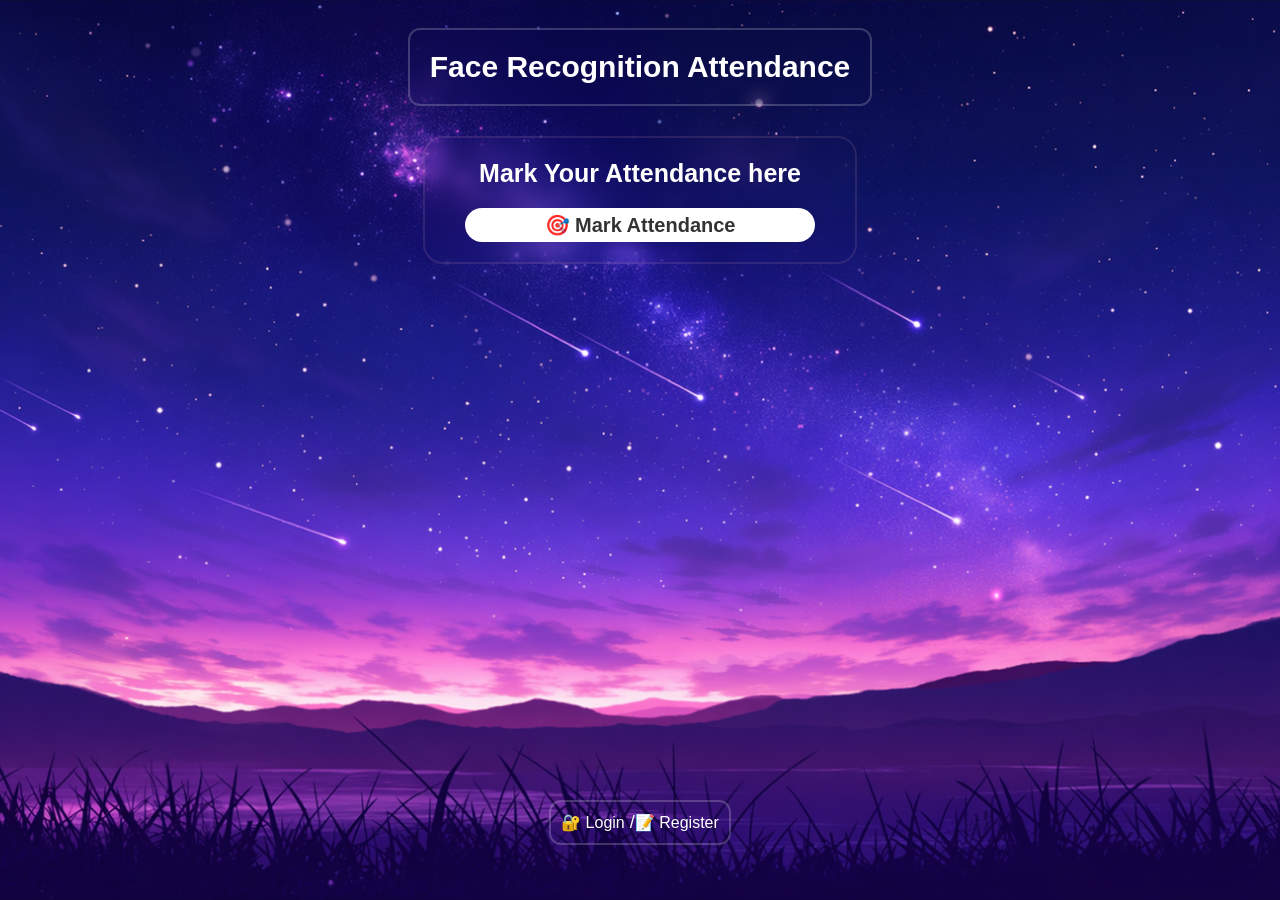
<file: templates/index.html>
<!DOCTYPE html>
<html lang="en">
<head>
  <meta charset="UTF-8">
  <meta name="viewport" content="width=device-width, initial-scale=1.0">
  <title>Login Form</title>
  <link rel="stylesheet" href="/static/styles2.css">
 <link href='https://unpkg.com/boxicons@2.1.4/css/boxicons.min.css' rel='stylesheet'>
</head>
<body>
    <div class="title">
        <h1>Face Recognition Attendance</h1>
    </div>
    <div class="container">

        <h2>Mark Your Attendance here</h2>
        <div class="public-attendance">
            <button onclick="startAttendance()" class="btn">🎯 Mark Attendance</button>

                <div id="cameraBox">
                    <video id="video" autoplay></video>
                    <p id="status"></p>
                </div>
        </div>  
    </div>
    <div class="log-reg">
        <a href="/login">🔐 Login</a><span>  /</span><a href="/register_user">📝 Register</a>
    </div>
</body>

<script>
const video = document.getElementById("video");
const statusText = document.getElementById("status");
const cameraBox = document.getElementById("cameraBox");

let stream;

function startAttendance() {

    cameraBox.style.display = "block";
    statusText.innerText = "Opening camera...";

    navigator.mediaDevices.getUserMedia({ video: true })
    .then(s => {

        stream = s;
        video.srcObject = stream;

        statusText.innerText = "Scanning face...";

        setTimeout(() => {

            const canvas = document.createElement("canvas");
            canvas.width = video.videoWidth;
            canvas.height = video.videoHeight;

            const ctx = canvas.getContext("2d");
            ctx.drawImage(video, 0, 0);

            const image = canvas.toDataURL("image/jpeg");

            fetch("/start", {
                method: "POST",
                headers: {"Content-Type": "application/json"},
                body: JSON.stringify({ image: image })
            })
            .then(res => res.json())
            .then(data => {
                alert(data.message);
            });

            // 🔥 stop camera
            stream.getTracks().forEach(track => track.stop());

            // ✅ clear video
            video.srcObject = null;

            // ✅ hide UI
            cameraBox.style.display = "none";

            statusText.innerText = "";

        }, 4000);

    })
    .catch(() => {
        alert("Camera access denied");
    });
}
</script>

</html>
</file>
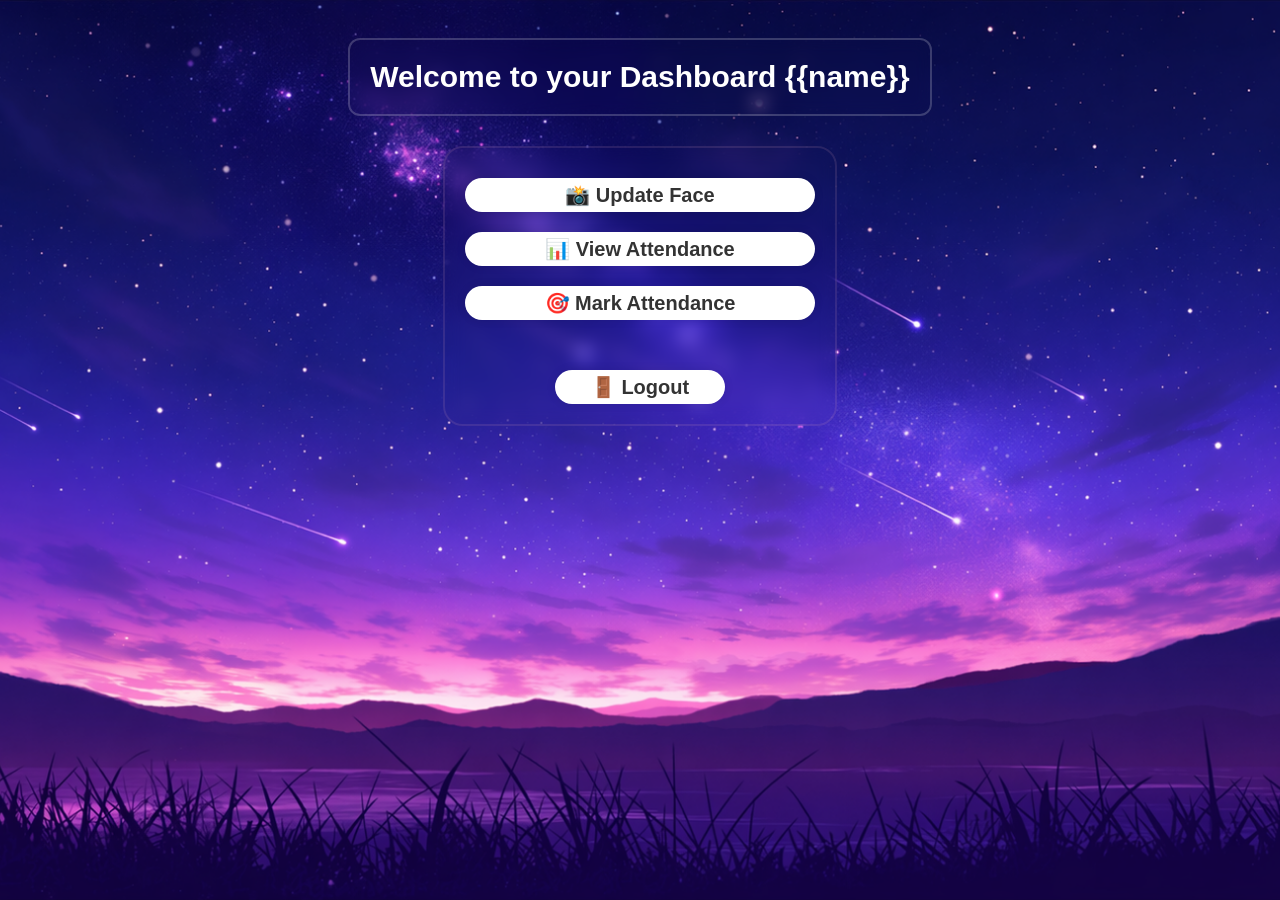
<file: templates/dashboard.html>
<!DOCTYPE html>
<html lang="en">
<head>
  <meta charset="UTF-8">
  <meta name="viewport" content="width=device-width, initial-scale=1.0">
  <title>Dashboard</title>
  <link rel="stylesheet" href="/static/styles3.css">
</head>
<body>

    <!-- Title -->
    <div class="title">
        <h1>Welcome to your Dashboard {{name}}</h1>
    </div>

    <div class="container">
        <!-- Main Card -->

        <div class="public-attendance">

            <a href='/register' class="btn">📸 Update Face</a>
            <a href='/attendance' class="btn">📊 View Attendance</a>
            <button onclick="startAttendance()" class="btn">
                🎯 Mark Attendance
            </button>
            <a href='/logout' class="btn" id="log-btn">🚪 Logout</a>  

        </div>
        <div class="videoBox">
            <div id="cameraBox">
                <video id="video" autoplay></video>
                <p id="status"></p>
            </div>
        </div>
    </div>

</body>

<script>
const video = document.getElementById("video");
const statusText = document.getElementById("status");
const cameraBox = document.getElementById("cameraBox");

let stream;

function startAttendance() {


    cameraBox.style.display = "block";
    statusText.innerText = "Opening camera...";

    navigator.mediaDevices.getUserMedia({ video: true })
    .then(s => {

        stream = s;
        video.srcObject = stream;

        statusText.innerText = "Scanning face...";

        setTimeout(() => {

            const canvas = document.createElement("canvas");
            canvas.width = video.videoWidth;
            canvas.height = video.videoHeight;

            const ctx = canvas.getContext("2d");
            ctx.drawImage(video, 0, 0);

            const image = canvas.toDataURL("image/jpeg");

            fetch("/start", {
                method: "POST",
                headers: {"Content-Type": "application/json"},
                body: JSON.stringify({ image: image })
            })
            .then(res => res.json())
            .then(data => {
                alert(data.message);
            });

            stream.getTracks().forEach(track => track.stop());
            video.srcObject = null;
            cameraBox.style.display = "none";
            statusText.innerText = "Done";

        }, 4000);

    })
    .catch(() => {
        alert("Camera access denied");
    });
}
</script>

</html>
</file>
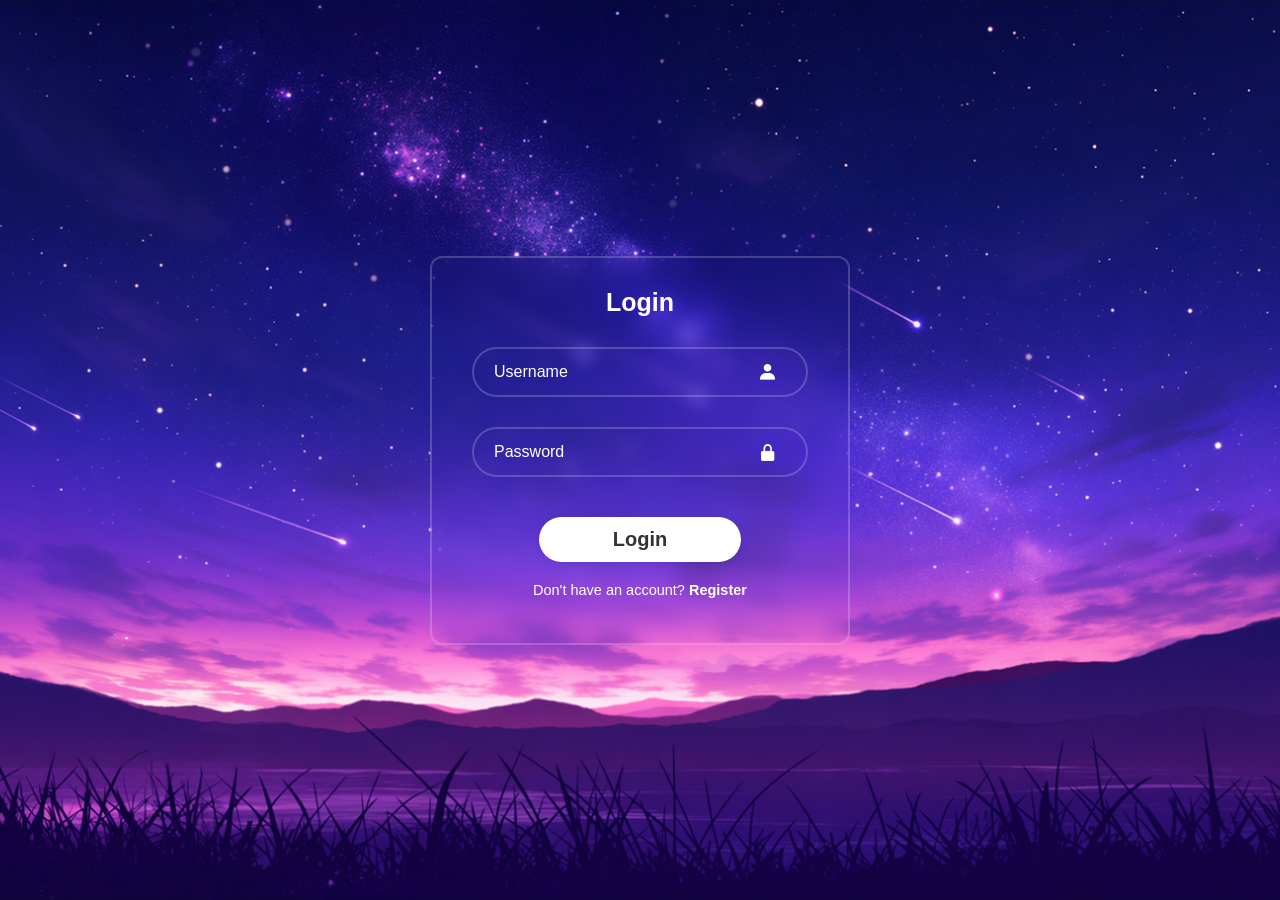
<file: templates/login.html>
<!DOCTYPE html>
<html lang="en">
<head>
  <meta charset="UTF-8">
  <meta name="viewport" content="width=device-width, initial-scale=1.0">
  <title>Login Form</title>
  <link rel="stylesheet" href="/static/styles.css">
 <link href='https://unpkg.com/boxicons@2.1.4/css/boxicons.min.css' rel='stylesheet'>
</head>
<body>
  <div class="wrapper">
    <form method="POST">
      <h2>Login</h2>
      <div class="input-box">
        <input type="text" name="username" placeholder="Username" required>
        <i class='bx bxs-user'></i>
      </div>
      <div class="input-box">
        <input type="password" name="password" placeholder="Password" required>
        <i class='bx bxs-lock-alt' ></i>
      </div>
      <button type="submit" class="btn">Login</button>
      <div class="register-link">
        <p>Don't have an account? <a href="/register_user">Register</a></p>
      </div>
    </form>
  </div>
</body>
</html>
</file>
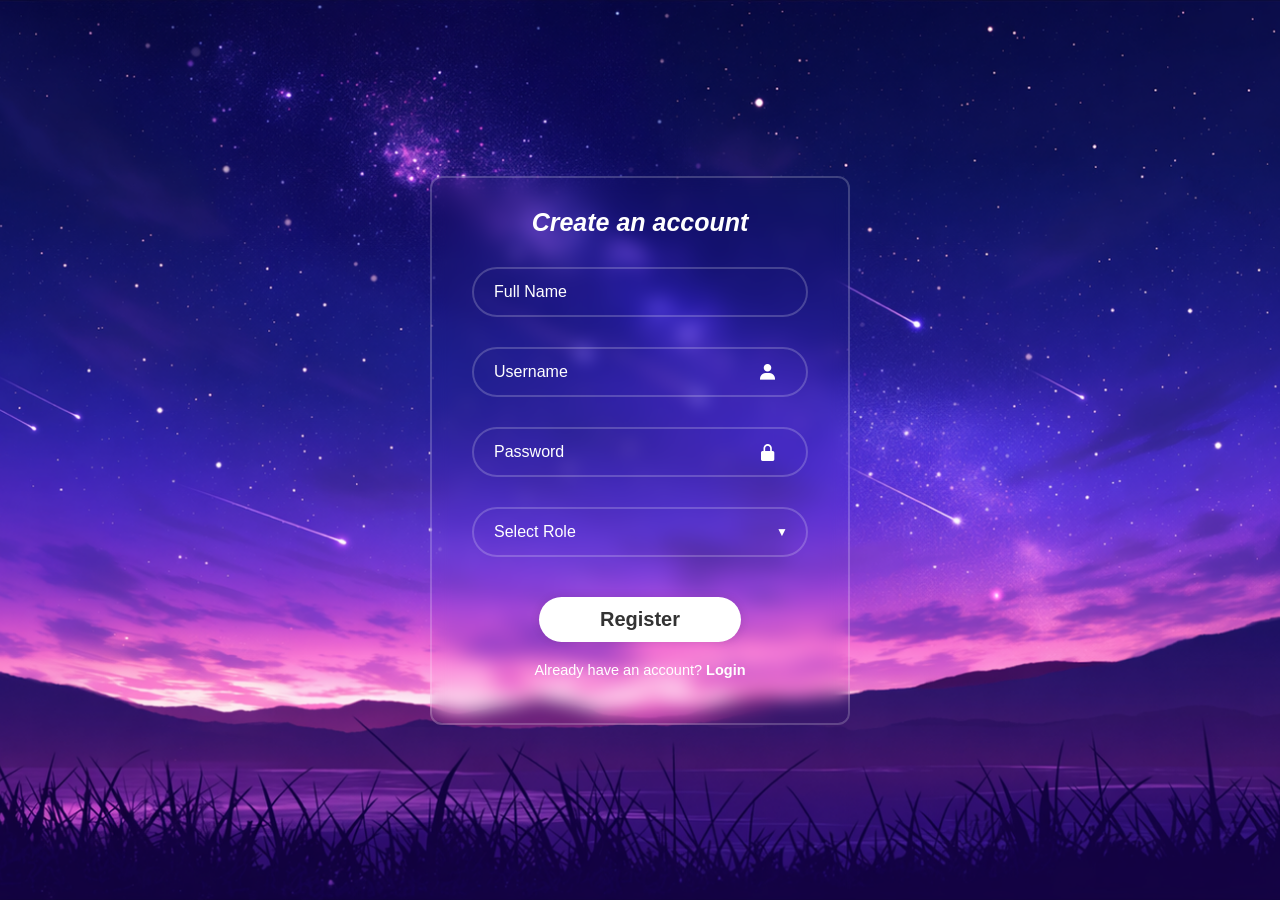
<file: templates/register_user.html>
<!DOCTYPE html>
<html lang="en">
<head>
    <meta charset="UTF-8">
    <meta name="viewport" content="width=device-width, initial-scale=1.0">
    <title>Register User</title>
    <link rel="stylesheet" href="/static/styles.css">
    <link href='https://unpkg.com/boxicons@2.1.4/css/boxicons.min.css' rel='stylesheet'>
</head>
<body>
<div class="wrapper">
    <form method="POST">
        <h2><i>Create an account</i></h2>
        <div class="input-box">
            <input type="text" name="name" placeholder="Full Name" required>
        </div>
        <div class="input-box">
            <!-- Username (important) -->
            <input type="text" name="username" placeholder="Username" required>
            <i class='bx bxs-user'></i>
        </div>
        <div class="input-box">
            <!-- Password -->
            <input type="password" name="password" placeholder="Password" required>
            <i class='bx bxs-lock-alt' ></i>
        </div>
    
        <!-- Role -->
        <div class="input-box custom-dropdown">
                <div class="dropdown-selected">Select Role</div>
                <div class="dropdown-options">
                <div data-value="student">Student</div>
                <div data-value="teacher">Teacher</div>
            </div>

            <!-- hidden input for form submission -->
            <input type="hidden" name="role" id="roleInput" required>
        </div>

        <button type="submit" class="btn-register">Register</button>
        <div class="login-link">
            <p>Already have an account? <a href="/login">Login</a></p>
        </div>
    </form>
</div>
</body>



<script>
const dropdown = document.querySelector(".custom-dropdown");
const selected = dropdown.querySelector(".dropdown-selected");
const options = dropdown.querySelector(".dropdown-options");
const hiddenInput = document.getElementById("roleInput");

// toggle dropdown
selected.addEventListener("click", () => {
    options.style.display =
        options.style.display === "block" ? "none" : "block";
});

// select option
options.querySelectorAll("div").forEach(option => {
    option.addEventListener("click", () => {
        selected.textContent = option.textContent;
        hiddenInput.value = option.dataset.value;
        options.style.display = "none";
    });
});

// close when clicking outside
document.addEventListener("click", (e) => {
    if (!dropdown.contains(e.target)) {
        options.style.display = "none";
    }
});
</script>


</html>
</file>
<file: static/styles2.css>
*{
  box-sizing: border-box;
  font-family: "Poppins", sans-serif;
}
body{
  display: flex;
  flex-direction: column;
  justify-content: center;
  background: url("/static/bg.png") no-repeat;
  background-size: cover;
  background-position: center;
  background-attachment: fixed; 
  align-items: center; 
  min-height: 93vh;
  gap: 10px;
}

.container{
  display: flex;
  flex-direction: column;
  background: transparent;
  border: 2px solid rgba(219, 162, 179, 0.137);
  backdrop-filter: blur(9px);
  color: #fff;
  border-radius: 20px;
  padding-inline: 20px;
}

.container h2{
  font-size: 25px;
  text-align: center;
  margin-bottom: 0;
}

.public-attendance{
  border-radius: 20px;
  display: flex;
  flex-direction: column;
  align-items: center;
  gap: 20px;
  padding: 20px;

}

.public-attendance .btn{
  padding: 5px;
  width: clamp(150px, 30vw, 350px);
  background: #fff;
  border: none;
  border-radius: 40px;
  box-shadow: 0 0 10px rgba(0, 0, 0, .1);
  
  cursor: pointer;
  font-size: 20px;
  color: #333;
  font-weight: 550;
  transition: 0.3s;
}

.public-attendance .btn:hover{
  background: #ffffffdd;
  color: #000000;
}

#cameraBox{
  display: none;
  width: 100%;
  height: 40%;
  align-items: center;
  border-radius: 10px;
  padding-bottom: 5px;
}

#video {
  border: 2px solid #333;
  margin: 10px auto;
  border-radius: 10px;
  width: 100%;
  display: block;
  max-width: 300px;
  align-items: center;
  /* padding-bottom: 120px; */

}

#status{
  padding-top: 1px;
  font-size: 20px;
  color: #ffffff;
}

.log-reg{
  padding-inline: 50px;
  align-items: center;
  border: 2px solid rgba(255, 255, 255, .2);
  border-radius: 12px;
  padding: 10px;
  justify-content: center;
  margin-top: auto;
}
.log-reg span {
  color: #fff;   /* make it visible */
  font-size: 18px;
}

.log-reg a {
  color: #fff;          /* your desired color */
  text-decoration: none;  /* removes underline */
}
.log-reg a:hover {
  color: #ca087d;   /* change on hover */
  text-decoration: underline;
}

.title h1{
  font-size: 30px;
  text-align: center;
}

.title{
  display: inline-flex;
  font-size: 30px;
  border: 2px solid rgba(255, 255, 255, .2);
  backdrop-filter: blur(9px);
  color: #fff;
  border-radius: 12px;
  margin: 20px;
  padding-inline: 20px;
}
</file>
<file: static/styles3.css>
*{
  box-sizing: border-box;
  font-family: "Poppins", sans-serif;
}
body{
  display: flex;
  flex-direction: column;
  justify-content: center;
  background: url("/static/bg.png") no-repeat;
  background-size: cover;
  background-position: center;
  background-attachment: fixed; 
  align-items: center; 
}

.container{
  display: flex;
  flex-direction: row;
  background: transparent;
  border: 2px solid rgba(219, 162, 179, 0.137);
  backdrop-filter: blur(9px);
  color: #fff;
  border-radius: 20px;
}

.public-attendance{
  margin-top: 10px;
  border-radius: 20px;
  display: flex;
  /* width: 70%; */
  flex-direction: column;
  align-items: center;
  gap: 20px;
  padding: 20px;

}

.btn{
  padding: 5px;
  width: clamp(150px, 30vw, 350px);
  background: #fff;
  border: none;
  border-radius: 40px;
  box-shadow: 0 0 10px rgba(0, 0, 0, .1);
  
  cursor: pointer;
  font-size: 20px;
  color: #333;
  font-weight: 550;
  transition: 0.3s;
}

.public-attendance .btn:hover{
  background: #d2d2d2;
  color: #000000;
}

.public-attendance a.btn {
  display: block;
  text-align: center;
  background: #fff;
  border-radius: 40px;
  text-decoration: none;
  color: #333;
  transition: 0.3s;
}


#log-btn{
  width: 170px;
  margin-top: 30px;
  background: #fff;
  border: none;
  border-radius: 40px;
  box-shadow: 0 0 10px rgba(0, 0, 0, .1);
  
  cursor: pointer;
  font-size: 20px;
  color: #333;
  font-weight: 550;
}
#log-btn:hover {
  background: #ffffffdd;
  color: #000000;
}

.videoBox{
  border-radius: 20px;
  display: flex;
  flex-direction: column;
  align-items: center;
  
  
}

#cameraBox{
  width: 100%;
  gap: 20px;
  display: none;
  width: clamp(150px, 30vw, 350px);
  gap: 20px;
  padding: 30px;
}



#video {
  
  border: 2px solid #333;
  border-radius: 10px;
  width: 100%;
  display: block;
}

#status{
  text-align: center;
  padding-top: 10px;
  font-size: 20px;
  color: #ffffff;
}


.title h1{
  font-size: 30px;
  text-align: center;
}

.title{
  display: inline-flex;
  font-size: 30px;
  border: 2px solid rgba(255, 255, 255, .2);
  backdrop-filter: blur(9px);
  color: #fff;
  border-radius: 12px;
  margin: 30px;
  padding-inline: 20px;
}
</file>
<file: static/styles.css>
*{
  margin: 0;
  padding: 0;
  box-sizing: border-box;
  font-family: "Poppins", sans-serif;
}
body{
  display: flex;
  justify-content: center;
  align-items: center;
  min-height: 100vh;
  background: url("/static/bg.png") no-repeat;
  background-size: cover;
  background-position: center;
}
.wrapper{
  width: 420px;
  background: transparent;
  border: 2px solid rgba(255, 255, 255, .2);
  backdrop-filter: blur(9px);
  color: #fff;
  border-radius: 12px;
  padding: 30px 40px;
}
.wrapper h2{
  font-size: 25px;
  text-align: center;
}

.wrapper .input-box{
  position: relative;
  width: 100%;
  height: 50px;
  
  margin: 30px 0;
}
.input-box input{
  width: 100%;
  height: 100%;
  background: transparent;
  border: none;
  outline: none;
  border: 2px solid rgba(255, 255, 255, .2);
  border-radius: 40px;
  font-size: 16px;
  color: #fff;
  padding: 20px 45px 20px 20px;
}
.input-box input::placeholder{
  color: #fff;
}
.input-box i{
  position: absolute;
  right: 20px;
  top: 30%;
  transform: translate(-50%);
  font-size: 20px;

}
.wrapper .btn{
  display: block;
  width: 60%;
  height: 45px;
  margin: 20px auto;  /* centers button */
  margin-top: 40px;  
  
  background: #fff;
  border: none;
  border-radius: 40px;
  box-shadow: 0 0 10px rgba(0, 0, 0, .1);
  
  cursor: pointer;
  font-size: 20px;
  color: #333;
  font-weight: 550;
}

.wrapper .btn:hover{
  background: #ffffffdd;
  color: #000000;
}

.btn-register {
  display: block;
  width: 60%;
  height: 45px;
  margin: 20px auto;  /* centers button */
  margin-top: 40px;  
  
  background: #fff;
  border: none;
  border-radius: 40px;
  box-shadow: 0 0 10px rgba(0, 0, 0, .1);
  
  cursor: pointer;
  font-size: 20px;
  color: #333;
  font-weight: 550;
}

.wrapper .register-link,.login-link{
  font-size: 14.5px;
  text-align: center;
  margin: 20px 0 15px;

}

.register-link p a{
  color: #fff;
  text-decoration: none;
  font-weight: 600;
}
.login-link p a{
  color: #fff;
  text-decoration: none;
  font-weight: 600;
}
.register-link p a:hover{
  text-decoration: underline;
}

.input-box select {
    width: 100%;
    height: 50px;
    background: transparent;
    border: 2px solid rgba(255, 255, 255, 0.2);
    border-radius: 40px;
    font-size: 16px;
    color: #fff;
    padding: 0 20px;
    outline: none;
    appearance: none; /* removes default arrow */
    cursor: pointer;
}


/*dropdown menu*/
.custom-dropdown {
    position: relative;
    cursor: pointer;
}

/* Selected box (looks like input) */
.dropdown-selected {
    width: 100%;
    height: 50px;
    display: flex;
    align-items: center;
    padding: 0 20px;
    border-radius: 40px;
    border: 2px solid rgba(255,255,255,0.2);
    color: #fff;
    background: transparent;
}

/* Arrow */
.custom-dropdown::after {
    content: "▼";
    position: absolute;
    right: 20px;
    top: 50%;
    transform: translateY(-50%);
    color: #fff;
    pointer-events: none;
    font-size: 12px;
}

/* Dropdown list */
.dropdown-options {
    position: absolute;
    top: 110%;
    left: 0;
    width: 100%;
    background: rgba(20, 20, 40, 0.6);
    backdrop-filter: blur(10px);
    border-radius: 12px;
    overflow: hidden;
    display: none;
    z-index: 1000;
}

/* Options */
.dropdown-options div {
    padding: 12px 20px;
    color: #fff;
    transition: 0.2s;
}

.dropdown-options div:hover {
    background: rgba(255,255,255,0.15);
}
</file>
